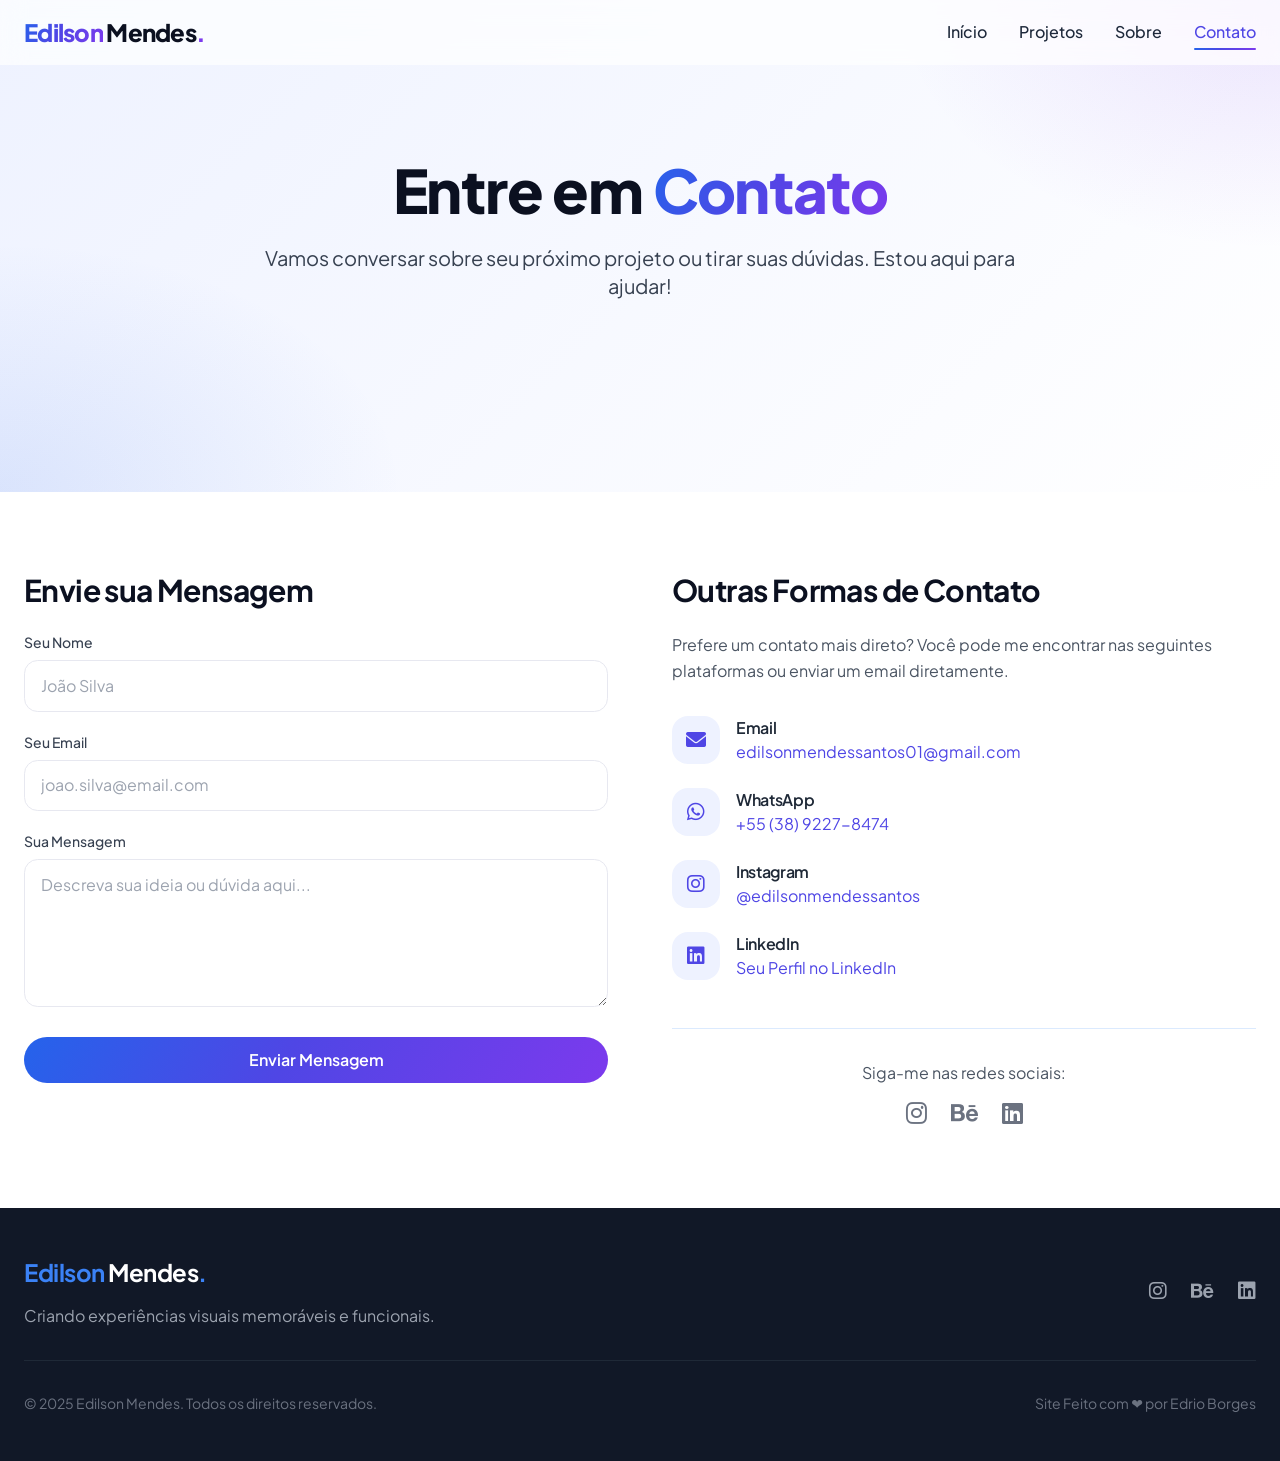
<file: routes/contato.html>
<!DOCTYPE html>
<html lang="pt-br">
<head>
    <meta charset="UTF-8">
    <meta name="viewport" content="width=device-width, initial-scale=1.0">
    <title>Contato | Edilson Mendes</title>
    <meta name="description" content="Entre em contato com Edilson Mendes para orçamentos e novos projetos de design.">
    <meta name="theme-color" content="#4f46e5">
    <script>document.documentElement.className += ' js';</script>
    <link rel="preconnect" href="https://fonts.googleapis.com">
    <link rel="preconnect" href="https://fonts.gstatic.com" crossorigin>
    <link rel="preconnect" href="https://englishhub897785602.imgix.net">
    <link href="https://fonts.googleapis.com/css2?family=Plus+Jakarta+Sans:wght@400..800&display=swap" rel="stylesheet">
    <!-- Tailwind só com as classes usadas no site (gerado com PurgeCSS a partir do Tailwind 2.2.19) -->
    <link href="../assets/css/tailwind.min.css" rel="stylesheet">
    <link href="../assets/css/site.css" rel="stylesheet">
    <!-- Ícones carregam sem bloquear a renderização -->
    <link href="https://cdnjs.cloudflare.com/ajax/libs/font-awesome/6.0.0-beta3/css/all.min.css" rel="stylesheet" media="print" onload="this.media='all'">
    <noscript><link href="https://cdnjs.cloudflare.com/ajax/libs/font-awesome/6.0.0-beta3/css/all.min.css" rel="stylesheet"></noscript>
    <style>
        .form-input {
            background-color: #fff;
            border: 1px solid var(--line);
            color: var(--ink-2);
            border-radius: .85rem !important;
            padding: .8rem 1rem !important;
            transition: border-color .2s ease, box-shadow .2s ease;
        }
        .form-input:focus {
            border-color: var(--brand);
            box-shadow: 0 0 0 4px rgba(79, 70, 229, .15);
            outline: none;
        }

        #success-message {
            display: none;
        }
        #success-message.visible {
            display: block;
            animation: fade-up .5s var(--ease-out) both;
        }
        .contact-icon {
            display: inline-block;
            transition: transform .25s var(--ease-out), color .2s ease;
        }
        @media (hover: hover) {
            .contact-icon:hover { transform: translate3d(0, -3px, 0); color: var(--brand); }
        }
    </style>
</head>
<body>


    <div class="scroll-progress" aria-hidden="true"></div>

    <nav id="navbar" class="fixed w-full py-4 z-50">
        <div class="container mx-auto px-6 flex justify-between items-center">
            <a href="../index.html" class="brand-logo text-2xl">
                <span class="text-gradient">Edilson</span> Mendes<span class="dot">.</span>
            </a>
            <div class="hidden md:flex space-x-8">
                <a href="../index.html" class="nav-link">Início</a>
                <a href="projetos.html" class="nav-link">Projetos</a>
                <a href="sobre.html" class="nav-link">Sobre</a>
                <a href="contato.html" class="nav-link active" aria-current="page">Contato</a>
            </div>
            <div class="md:hidden">
                <button id="menu-toggle" class="menu-toggle" type="button" aria-label="Abrir menu" aria-expanded="false" aria-controls="mobile-menu">
                    <svg class="i-open" viewBox="0 0 24 24" fill="none" stroke="currentColor" stroke-width="2" stroke-linecap="round" aria-hidden="true"><path d="M4 7h16M4 12h16M4 17h10"/></svg>
                    <svg class="i-close" viewBox="0 0 24 24" fill="none" stroke="currentColor" stroke-width="2" stroke-linecap="round" aria-hidden="true"><path d="M6 6l12 12M18 6L6 18"/></svg>
                </button>
            </div>
        </div>

        <div id="mobile-menu" class="hidden md:hidden bg-white absolute w-full left-0 py-3 px-6 shadow-lg">
            <div class="flex flex-col">
                <a href="../index.html">Início</a>
                <a href="projetos.html">Projetos</a>
                <a href="sobre.html">Sobre</a>
                <a href="contato.html" class="active" aria-current="page">Contato</a>
            </div>
        </div>
    </nav>

    <header class="page-header py-32 md:py-40 relative">
        <div class="container mx-auto px-6 relative z-10">
            <div class="max-w-3xl mx-auto text-center">
                <h1 class="text-4xl md:text-5xl lg:text-6xl font-extrabold mb-6 animate-on-scroll">Entre em <span class="text-gradient">Contato</span></h1>
                <p class="text-lg md:text-xl text-gray-700 mb-8 animate-on-scroll" style="transition-delay: 0.2s;">
                    Vamos conversar sobre seu próximo projeto ou tirar suas dúvidas. Estou aqui para ajudar!
                </p>
            </div>
        </div>
    </header>

    <section class="py-20 bg-white">
        <div class="container mx-auto px-6">
            <div class="flex flex-col lg:flex-row gap-12 lg:gap-16">

                <div class="lg:w-1/2 animate-on-scroll" style="transition-delay: 0.4s;">
                    <h2 class="text-3xl font-bold mb-6">Envie sua Mensagem</h2>
                    <form id="contact-form" action="https://formsubmit.co/edilsonmendessantos01@gmail.com" method="POST">

                        <input type="text" name="_honey" style="display:none">

                        <input type="hidden" name="_captcha" value="false">

                        <input type="hidden" name="_next" value="https://edilson-mendes.netlify.app/routes/contato.html#success">

                        <div class="mb-5">
                            <label for="name" class="block mb-2 text-sm font-medium text-gray-700">Seu Nome</label>
                            <input type="text" id="name" name="name" class="form-input w-full px-4 py-2 rounded-lg text-base" placeholder="João Silva" required>
                        </div>
                        <div class="mb-5">
                            <label for="email" class="block mb-2 text-sm font-medium text-gray-700">Seu Email</label>
                            <input type="email" id="email" name="email" class="form-input w-full px-4 py-2 rounded-lg text-base" placeholder="joao.silva@email.com" required>
                        </div>
                         <div class="mb-6">
                            <label for="message" class="block mb-2 text-sm font-medium text-gray-700">Sua Mensagem</label>
                            <textarea id="message" name="message" rows="5" class="form-input w-full px-4 py-2 rounded-lg text-base" placeholder="Descreva sua ideia ou dúvida aqui..." required></textarea>
                        </div>
                        <button type="submit" class="btn btn-primary w-full">
                            Enviar Mensagem
                        </button>
                    </form>
                    <div id="success-message" class="mt-6 p-4 bg-green-100 border border-green-300 text-green-800 rounded-lg text-center">
                        <i class="fas fa-check-circle mr-2"></i> Sua mensagem foi enviada com sucesso! Entrarei em contato em breve.
                    </div>
                </div>

                <div class="lg:w-1/2 animate-on-scroll" style="transition-delay: 0.6s;">
                    <h2 class="text-3xl font-bold mb-6">Outras Formas de Contato</h2>
                    <p class="text-gray-600 mb-8 leading-relaxed">
                        Prefere um contato mais direto? Você pode me encontrar nas seguintes plataformas ou enviar um email diretamente.
                    </p>

                    <div class="space-y-6">
                        <div class="flex items-center group">
                            <div class="w-12 h-12 bg-indigo-50 rounded-2xl flex items-center justify-center mr-4 flex-none">
                                <i class="fas fa-envelope text-xl text-indigo-600"></i>
                            </div>
                            <div>
                                <h4 class="font-semibold text-gray-800">Email</h4>
                                <a href="mailto:edilsonmendessantos01@gmail.com" class="text-indigo-600 hover:text-indigo-800 transition duration-300 break-all">edilsonmendessantos01@gmail.com</a>
                            </div>
                        </div>

                         <div class="flex items-center group">
                             <div class="w-12 h-12 bg-indigo-50 rounded-2xl flex items-center justify-center mr-4 flex-none">
                                <i class="fab fa-whatsapp text-xl text-indigo-600"></i>
                            </div>
                            <div>
                                <h4 class="font-semibold text-gray-800">WhatsApp</h4>
                                <a href="https://wa.me/553892278474" target="_blank" rel="noopener noreferrer" class="text-indigo-600 hover:text-indigo-800 transition duration-300 break-all">
                                    +55 (38) 9227-8474 
                                </a>
                            </div>
                        </div>

                        
                        <div class="flex items-center group">
                             <div class="w-12 h-12 bg-indigo-50 rounded-2xl flex items-center justify-center mr-4 flex-none">
                                <i class="fab fa-instagram text-xl text-indigo-600"></i>
                            </div>
                            <div>
                                <h4 class="font-semibold text-gray-800">Instagram</h4>
                                <a href="https://www.instagram.com/edilsonmendessantos/" target="_blank" rel="noopener noreferrer" class="text-indigo-600 hover:text-indigo-800 transition duration-300 break-all">
                                    @edilsonmendessantos
                                </a>
                            </div>
                        </div>

                        
                         <div class="flex items-center group">
                             <div class="w-12 h-12 bg-indigo-50 rounded-2xl flex items-center justify-center mr-4 flex-none">
                                <i class="fab fa-linkedin text-xl text-indigo-600"></i>
                            </div>
                            <div>
                                <h4 class="font-semibold text-gray-800">LinkedIn</h4>
                                <a href="#" target="_blank" rel="noopener noreferrer" class="text-indigo-600 hover:text-indigo-800 transition duration-300 break-all">
                                    Seu Perfil no LinkedIn 
                                </a>
                            </div>
                        </div>
                    </div>

                     <div class="mt-12 pt-8 border-t border-blue-100 text-center">
                         <p class="text-gray-600 mb-4">Siga-me nas redes sociais:</p>
                        <div class="flex justify-center space-x-6">
                             <a href="https://www.instagram.com/edilsonmendessantos/" target="_blank" rel="noopener noreferrer" class="text-gray-500 hover:text-blue-600 transition contact-icon">
                                <i class="fab fa-instagram text-2xl"></i>
                            </a>
                            <a href="#" target="_blank" rel="noopener noreferrer" class="text-gray-500 hover:text-blue-600 transition contact-icon">
                                <i class="fab fa-behance text-2xl"></i>
                            </a>
                            <a href="#" target="_blank" rel="noopener noreferrer" class="text-gray-500 hover:text-blue-600 transition contact-icon">
                                <i class="fab fa-linkedin text-2xl"></i> 
                             </a>
                        </div>
                    </div>
                </div>
            </div>
        </div>
    </section>

    <footer class="bg-gray-900 text-white py-12">
        <div class="container mx-auto px-6">
            <div class="flex flex-col md:flex-row justify-between items-center">
                 <div class="mb-8 md:mb-0">
                    <h3 class="text-2xl font-bold mb-4 text-blue-400">
                        <span class="text-blue-500">Edilson</span> Mendes<span class="text-blue-500">.</span>
                    </h3>
                    <p class="text-gray-400 max-w-md">
                        Criando experiências visuais memoráveis e funcionais.
                    </p>
                </div>

                <div class="flex space-x-6">
                     <a href="https://www.instagram.com/edilsonmendessantos/" target="_blank" rel="noopener noreferrer" class="text-gray-400 hover:text-blue-400 transition">
                        <i class="fab fa-instagram text-xl"></i>
                    </a>
                    <a href="#" class="text-gray-400 hover:text-blue-400 transition">
                        <i class="fab fa-behance text-xl"></i>
                    </a>
                     <a href="#" class="text-gray-400 hover:text-blue-400 transition">
                        <i class="fab fa-linkedin text-xl"></i>
                    </a>
                </div>
            </div>

            <hr class="border-gray-800 my-8">

            <div class="flex flex-col md:flex-row justify-between items-center">
                <p class="text-gray-500 text-sm mb-4 md:mb-0">
                    &copy; 2025 Edilson Mendes. Todos os direitos reservados.
                </p>

                <div class="flex space-x-6 text-sm text-gray-500">
                     <a href="https://www.instagram.com/edrioborges/" target="_blank" rel="noopener noreferrer" class="hover:text-gray-300 transition">Site Feito com ❤ por Edrio Borges</a>
                </div>
            </div>
        </div>
    </footer>

    <script src="../assets/js/site.js" defer></script>
    <script>
        // Volta do FormSubmit com #success: mostra a mensagem de confirmação
        if (window.location.hash === '#success') {
            document.getElementById('success-message').classList.add('visible');
            if (history.replaceState) history.replaceState(null, document.title, window.location.pathname + window.location.search);
        }
    </script>
</body>
</html>
</file>
<file: assets/css/site.css>
/* ==========================================================================
   Edilson Mendes — tema compartilhado
   Regras de performance:
   - Animações usam só transform/opacity (rodam na GPU, sem recalcular layout).
   - Nada de filter: blur() animado; fundos decorativos são radial-gradient.
   - backdrop-filter só em telas grandes com mouse (celulares antigos sofrem).
   - prefers-reduced-motion desliga tudo que se move.
   ========================================================================== */

:root {
    --ink: #0b1020;
    --ink-2: #1e293b;
    --muted: #64748b;
    --bg: #f7f7fb;
    --surface: #ffffff;
    --line: #e7e8f0;
    --brand: #4f46e5;
    --brand-2: #7c3aed;
    --brand-3: #2563eb;
    --brand-soft: #eef2ff;
    --grad: linear-gradient(120deg, var(--brand-3) 0%, var(--brand) 45%, var(--brand-2) 100%);
    --radius: 1.25rem;
    --shadow-sm: 0 1px 2px rgba(15, 23, 42, .06), 0 1px 3px rgba(15, 23, 42, .08);
    --shadow-md: 0 10px 30px -12px rgba(30, 27, 75, .25);
    --shadow-lg: 0 30px 60px -20px rgba(30, 27, 75, .35);
    --ease-out: cubic-bezier(.22, 1, .36, 1);
    --nav-h: 72px;
}

html {
    scroll-behavior: smooth;
    -webkit-text-size-adjust: 100%;
    -webkit-tap-highlight-color: transparent;
}

body {
    font-family: 'Plus Jakarta Sans', system-ui, -apple-system, 'Segoe UI', Roboto, sans-serif;
    background-color: var(--bg);
    color: var(--ink-2);
    -webkit-font-smoothing: antialiased;
    -moz-osx-font-smoothing: grayscale;
    text-rendering: optimizeLegibility;
}

h1, h2, h3, h4 {
    color: var(--ink);
    letter-spacing: -0.02em;
}

/* Títulos dentro de blocos escuros mantêm a cor clara do Tailwind */
.text-white h1, .text-white h2, .text-white h3, .text-white h4,
footer h3 { color: inherit; }

::selection {
    background: rgba(79, 70, 229, .18);
    color: var(--ink);
}

:focus-visible {
    outline: 2px solid var(--brand);
    outline-offset: 3px;
    border-radius: 6px;
}

.text-gradient {
    background: var(--grad);
    -webkit-background-clip: text;
    background-clip: text;
    -webkit-text-fill-color: transparent;
    color: var(--brand);
}

/* Barra de progresso da rolagem — CSS puro (scroll-driven animations).
   Onde o navegador não suporta, simplesmente não aparece. */
.scroll-progress { display: none; }
@supports (animation-timeline: scroll()) {
    .scroll-progress {
        display: block;
        position: fixed;
        inset: 0 0 auto 0;
        height: 3px;
        z-index: 60;
        background: var(--grad);
        transform-origin: 0 50%;
        transform: scaleX(0);
        animation: scroll-progress linear both;
        animation-timeline: scroll(root);
    }
    @keyframes scroll-progress { to { transform: scaleX(1); } }
}

/* ---------------------------------------------------------------- Navbar */
#navbar {
    background-color: rgba(255, 255, 255, .92);
    border-bottom: 1px solid transparent;
    transition: padding .3s var(--ease-out), background-color .3s ease, border-color .3s ease, box-shadow .3s ease;
}

/* Blur de vidro só onde a GPU aguenta (desktop com mouse) */
@media (min-width: 768px) and (hover: hover) {
    @supports ((-webkit-backdrop-filter: blur(1px)) or (backdrop-filter: blur(1px))) {
        #navbar {
            background-color: rgba(255, 255, 255, .7);
            -webkit-backdrop-filter: saturate(180%) blur(12px);
            backdrop-filter: saturate(180%) blur(12px);
        }
        #navbar.shrink { background-color: rgba(255, 255, 255, .78) !important; }
    }
}

/* Celulares: sem blur (custa caro ao rolar), fundo quase sólido */
@media (max-width: 767px), (hover: none) {
    #navbar { -webkit-backdrop-filter: none !important; backdrop-filter: none !important; }
}

#navbar.shrink {
    padding-top: .6rem !important;
    padding-bottom: .6rem !important;
    background-color: rgba(255, 255, 255, .96) !important;
    border-color: var(--line);
    box-shadow: 0 8px 30px -18px rgba(15, 23, 42, .35);
}

.brand-logo {
    font-weight: 800;
    letter-spacing: -0.03em;
    color: var(--ink);
}
.brand-logo .dot { color: var(--brand-2); }

.nav-link {
    position: relative;
    color: var(--ink-2);
    font-weight: 500;
    transition: color .2s ease;
}
.nav-link:hover, .nav-link.active { color: var(--brand); }
.nav-link::after {
    content: '';
    position: absolute;
    left: 0;
    right: 0;
    bottom: -6px;
    height: 2px;
    border-radius: 2px;
    background: var(--grad);
    transform: scaleX(0);
    transform-origin: right;
    transition: transform .35s var(--ease-out);
}
.nav-link:hover::after, .nav-link.active::after {
    transform: scaleX(1);
    transform-origin: left;
}

.menu-toggle {
    width: 44px;
    height: 44px;
    display: inline-flex;
    align-items: center;
    justify-content: center;
    border-radius: 12px;
    color: var(--ink);
}
.menu-toggle:active { background: var(--brand-soft); }
.menu-toggle svg { width: 26px; height: 26px; }
.menu-toggle .i-close,
.menu-toggle[aria-expanded=true] .i-open { display: none; }
.menu-toggle[aria-expanded=true] .i-close { display: block; }

#mobile-menu {
    border-top: 1px solid var(--line);
    transform-origin: top;
}
#mobile-menu:not(.hidden) { animation: menu-in .28s var(--ease-out); }
#mobile-menu a {
    display: block;
    padding: .55rem 0;
    font-weight: 600;
    color: var(--ink-2);
}
#mobile-menu a.active { color: var(--brand); }
@keyframes menu-in {
    from { opacity: 0; transform: translate3d(0, -8px, 0); }
    to   { opacity: 1; transform: none; }
}

/* --------------------------------------------------------------- Botões */
.btn {
    position: relative;
    display: inline-flex;
    align-items: center;
    justify-content: center;
    gap: .5rem;
    padding: .85rem 1.75rem;
    border-radius: 9999px;
    font-weight: 600;
    line-height: 1.2;
    transition: transform .25s var(--ease-out), background-color .2s ease, color .2s ease, border-color .2s ease;
    -webkit-user-select: none;
    user-select: none;
}
.btn:active { transform: scale(.97); }

.btn-primary,
.btn-grad {
    color: #fff;
    background: var(--grad);
    background-color: var(--brand);
    isolation: isolate;
}
/* Sombra num pseudo-elemento: animar opacity é barato, animar box-shadow não */
.btn-primary::after,
.btn-grad::after {
    content: '';
    position: absolute;
    inset: 0;
    z-index: -1;
    border-radius: inherit;
    box-shadow: 0 14px 30px -10px rgba(79, 70, 229, .6);
    opacity: 0;
    transition: opacity .25s ease;
}
@media (hover: hover) {
    .btn-primary:hover, .btn-grad:hover { transform: translate3d(0, -2px, 0); }
    .btn-primary:hover::after, .btn-grad:hover::after { opacity: 1; }
}

.btn-ghost {
    color: var(--brand);
    border: 2px solid rgba(79, 70, 229, .25);
    background: rgba(255, 255, 255, .6);
}
@media (hover: hover) {
    .btn-ghost:hover { border-color: var(--brand); background: var(--brand-soft); transform: translate3d(0, -2px, 0); }
}

.btn-light {
    color: var(--brand);
    background: #fff;
}
@media (hover: hover) {
    .btn-light:hover { transform: translate3d(0, -2px, 0); }
}

/* ------------------------------------------------------ Títulos de seção */
.section-eyebrow {
    display: inline-flex;
    align-items: center;
    gap: .5rem;
    padding: .35rem .85rem;
    border-radius: 9999px;
    background: var(--brand-soft);
    color: var(--brand);
    font-size: .8rem;
    font-weight: 600;
    letter-spacing: .02em;
}

.title-bar {
    width: 64px;
    height: 4px;
    border-radius: 4px;
    background: var(--grad);
}

/* ------------------------------------------------------------------ Hero */
.hero {
    background:
        radial-gradient(40rem 28rem at 100% 100%, rgba(124, 58, 237, .14), transparent 60%),
        radial-gradient(36rem 26rem at 0% 0%, rgba(37, 99, 235, .12), transparent 60%),
        linear-gradient(180deg, #ffffff 0%, #f3f4ff 100%);
}

.hero-text > span {
    display: inline-block;
    opacity: 0;
    transform: translate3d(0, 18px, 0);
    animation: fade-up .8s var(--ease-out) forwards;
}

@keyframes fade-up {
    to { opacity: 1; transform: none; }
}

.available-badge {
    display: inline-flex;
    align-items: center;
    gap: .55rem;
    padding: .4rem .9rem .4rem .7rem;
    border-radius: 9999px;
    background: #fff;
    border: 1px solid var(--line);
    box-shadow: var(--shadow-sm);
    font-size: .85rem;
    font-weight: 600;
    color: var(--ink-2);
}
.available-badge .pulse {
    position: relative;
    width: 8px;
    height: 8px;
    border-radius: 50%;
    background: #22c55e;
}
.available-badge .pulse::after {
    content: '';
    position: absolute;
    inset: 0;
    border-radius: 50%;
    background: #22c55e;
    animation: ping 2s var(--ease-out) infinite;
}
@keyframes ping {
    from { transform: scale(1); opacity: .7; }
    to   { transform: scale(3); opacity: 0; }
}

.avatar-ring {
    position: relative;
    border-radius: 9999px;
    padding: 6px;
    background: var(--grad);
    box-shadow: var(--shadow-lg);
}
.avatar-ring img {
    border-radius: 9999px;
    border: 6px solid #fff;
    background: #fff;
}

.typed-cursor {
    display: inline-block;
    width: 2px;
    height: 1.1em;
    margin-left: 4px;
    vertical-align: -0.15em;
    background-color: var(--brand);
    animation: blink 1s steps(1) infinite;
}
@keyframes blink { 50% { opacity: 0; } }

/* ---------------------------------------------------------- Page header */
.page-header {
    position: relative;
    overflow: hidden;
    background:
        radial-gradient(42rem 26rem at 0% 100%, rgba(37, 99, 235, .12), transparent 60%),
        radial-gradient(40rem 26rem at 100% 0%, rgba(124, 58, 237, .12), transparent 60%),
        linear-gradient(135deg, #eef2ff 0%, #ffffff 100%);
}
.page-header h1 { color: var(--ink); }

/* -------------------------------------------------------- Reveal on scroll
   Só esconde o conteúdo quando o JS está ativo (classe .js no <html>),
   assim ninguém fica com a página em branco se o script falhar. */
.js .animate-on-scroll {
    opacity: 0;
    transform: translate3d(0, 24px, 0);
    transition: opacity .7s var(--ease-out), transform .7s var(--ease-out);
    transition-delay: var(--d, 0s);
}
.js .animate-on-scroll.visible {
    opacity: 1;
    transform: none;
}

/* ------------------------------------------------------------- Cards */
.project-card {
    position: relative;
    overflow: hidden;
    border-radius: var(--radius);
    background: var(--surface);
    box-shadow: var(--shadow-md);
    transform: translateZ(0); /* recorta o zoom da imagem no Safari antigo */
    transition: transform .45s var(--ease-out);
}
.project-card img { transition: transform .7s var(--ease-out); }
.project-overlay {
    position: absolute;
    left: 0;
    right: 0;
    bottom: 0;
    padding: 1.25rem;
    color: #fff;
    background: linear-gradient(to top, rgba(11, 16, 32, .92) 0%, rgba(11, 16, 32, .55) 60%, transparent 100%);
    transform: translate3d(0, 100%, 0);
    transition: transform .45s var(--ease-out);
}
@media (hover: hover) {
    .project-card:hover { transform: translate3d(0, -8px, 0); }
    .project-card:hover img { transform: scale(1.05); }
    .project-card:hover .project-overlay,
    .project-card:focus-within .project-overlay { transform: none; }
}
/* Celular não tem hover: a legenda fica sempre visível (antes ficava escondida) */
@media (hover: none) {
    .project-overlay { transform: none !important; }
}

.card-soft {
    background: var(--surface);
    border: 1px solid var(--line);
    border-radius: var(--radius);
    box-shadow: var(--shadow-sm);
    transition: transform .35s var(--ease-out);
}
@media (hover: hover) {
    .card-soft:hover { transform: translate3d(0, -4px, 0); }
}

.initials {
    width: 48px;
    height: 48px;
    flex: none;
    display: inline-flex;
    align-items: center;
    justify-content: center;
    border-radius: 9999px;
    background: var(--grad);
    color: #fff;
    font-weight: 700;
}

/* ------------------------------------------------------------ Skills */
.skill-bar {
    position: relative;
    height: 8px;
    border-radius: 9999px;
    background-color: #e5e7f2;
    overflow: hidden;
}
/* scaleX em vez de width: não recalcula layout a cada frame */
.skill-progress {
    position: absolute;
    inset: 0;
    border-radius: inherit;
    background: var(--grad);
    transform-origin: 0 50%;
    transform: scaleX(0);
    transition: transform 1.4s var(--ease-out);
}

/* ------------------------------------------------------------ Footer */
footer a { transition: color .2s ease; }

/* ==========================================================================
   Player de vídeo
   ========================================================================== */
.vp {
    --vp-accent: #8b5cf6;
    position: relative;
    overflow: hidden;
    border-radius: var(--radius);
    background: #000;
    box-shadow: var(--shadow-lg);
    color: #fff;
    line-height: 1;
    isolation: isolate;
    -webkit-user-select: none;
    user-select: none;
    touch-action: manipulation;
}
.vp:focus { outline: none; }
.vp:focus-visible { outline: 3px solid var(--vp-accent); outline-offset: 3px; }

.vp video {
    display: block;
    width: 100%;
    height: auto;
    max-height: 80vh;
    margin: 0 auto;
    background: #000;
    object-fit: contain;
}
.vp.is-fullscreen { border-radius: 0; display: flex; align-items: center; justify-content: center; }
.vp.is-fullscreen video { max-height: 100vh; height: 100%; }

.vp button {
    display: inline-flex;
    align-items: center;
    justify-content: center;
    color: inherit;
    background: none;
    border: 0;
    padding: 0;
    cursor: pointer;
}
.vp svg { width: 22px; height: 22px; fill: currentColor; pointer-events: none; }

/* Escurecimento + botão central */
.vp-shade {
    position: absolute;
    inset: 0;
    z-index: 1;
    background: linear-gradient(to top, rgba(0, 0, 0, .65) 0%, rgba(0, 0, 0, 0) 38%),
                linear-gradient(to bottom, rgba(0, 0, 0, .35) 0%, rgba(0, 0, 0, 0) 22%);
    opacity: 1;
    transition: opacity .3s ease;
    pointer-events: none;
}

.vp-big {
    position: absolute;
    top: 50%;
    left: 50%;
    z-index: 3;
    width: 76px;
    height: 76px;
    margin: -38px 0 0 -38px;
    border-radius: 9999px;
    background: rgba(255, 255, 255, .16) !important;
    border: 1px solid rgba(255, 255, 255, .35) !important;
    box-shadow: 0 10px 40px rgba(0, 0, 0, .35);
    transition: transform .3s var(--ease-out), opacity .25s ease;
}
.vp-big::before {
    content: '';
    position: absolute;
    inset: 6px;
    border-radius: inherit;
    background: var(--grad);
    z-index: -1;
}
.vp-big svg { width: 30px; height: 30px; margin-left: 4px; }
@media (hover: hover) { .vp-big:hover { transform: scale(1.08); } }
.vp.is-playing .vp-big,
.vp.is-waiting .vp-big { opacity: 0; transform: scale(.8); pointer-events: none; }

/* Carregando */
.vp-spinner {
    position: absolute;
    top: 50%;
    left: 50%;
    z-index: 3;
    width: 48px;
    height: 48px;
    margin: -24px 0 0 -24px;
    border-radius: 50%;
    border: 3px solid rgba(255, 255, 255, .25);
    border-top-color: #fff;
    opacity: 0;
    pointer-events: none;
    transition: opacity .2s ease;
}
.vp.is-waiting .vp-spinner { opacity: 1; animation: vp-spin .8s linear infinite; }
@keyframes vp-spin { to { transform: rotate(360deg); } }

/* Indicador de toque duplo (±10s) */
.vp-seek-hint {
    position: absolute;
    top: 0;
    bottom: 0;
    z-index: 2;
    width: 38%;
    display: flex;
    flex-direction: column;
    align-items: center;
    justify-content: center;
    gap: .4rem;
    font-size: .8rem;
    font-weight: 600;
    background: rgba(255, 255, 255, .12);
    opacity: 0;
    pointer-events: none;
    transition: opacity .35s ease;
}
.vp-seek-hint.left  { left: 0;  border-radius: 0 50% 50% 0 / 0 50% 50% 0; }
.vp-seek-hint.right { right: 0; border-radius: 50% 0 0 50% / 50% 0 0 50%; }
.vp-seek-hint.show { opacity: 1; transition-duration: .05s; }
.vp-seek-hint svg { width: 28px; height: 28px; }

/* Aviso rápido (volume, velocidade...) */
.vp-toast {
    position: absolute;
    top: 14px;
    left: 50%;
    z-index: 4;
    padding: .45rem .8rem;
    border-radius: 9999px;
    background: rgba(0, 0, 0, .6);
    font-size: .8rem;
    font-weight: 600;
    transform: translate3d(-50%, -8px, 0);
    opacity: 0;
    pointer-events: none;
    transition: opacity .2s ease, transform .2s ease;
}
.vp-toast.show { opacity: 1; transform: translate3d(-50%, 0, 0); }

/* Barra de controles */
.vp-bar {
    position: absolute;
    left: 0;
    right: 0;
    bottom: 0;
    z-index: 4;
    padding: 0 .75rem .6rem;
    transition: opacity .3s ease, transform .3s var(--ease-out);
}
.vp.is-idle { cursor: none; }
.vp.is-idle .vp-bar { opacity: 0; transform: translate3d(0, 10px, 0); pointer-events: none; }
.vp.is-idle .vp-shade { opacity: 0; }

.vp-row {
    display: flex;
    align-items: center;
    gap: .25rem;
}
.vp-btn {
    width: 40px;
    height: 40px;
    border-radius: 10px;
    flex: none;
    transition: background-color .15s ease, transform .15s ease;
}
.vp-btn:active { transform: scale(.92); }
@media (hover: hover) { .vp-btn:hover { background: rgba(255, 255, 255, .14); } }
.vp-btn[hidden] { display: none; }

.vp-time {
    margin: 0 .35rem;
    font-size: .8rem;
    font-weight: 500;
    font-variant-numeric: tabular-nums;
    white-space: nowrap;
    opacity: .92;
}
.vp-spacer { flex: 1; }

/* Linha do tempo */
.vp-progress {
    position: relative;
    height: 22px;
    display: flex;
    align-items: center;
    cursor: pointer;
    touch-action: none;
}
.vp-track {
    position: relative;
    width: 100%;
    height: 4px;
    border-radius: 9999px;
    background: rgba(255, 255, 255, .25);
    overflow: hidden;
    transition: height .15s ease;
}
.vp-progress:hover .vp-track,
.vp.is-scrubbing .vp-track { height: 6px; }
.vp-buffer,
.vp-played {
    position: absolute;
    inset: 0;
    transform-origin: 0 50%;
    transform: scaleX(0);
}
.vp-buffer { background: rgba(255, 255, 255, .35); }
.vp-played { background: var(--grad); }
.vp-thumb {
    position: absolute;
    top: 50%;
    left: 0;
    width: 14px;
    height: 14px;
    margin: -7px 0 0 -7px;
    border-radius: 50%;
    background: #fff;
    box-shadow: 0 0 0 4px rgba(139, 92, 246, .35);
    transform: scale(0);
    transition: transform .15s ease;
    will-change: left;
}
.vp-progress:hover .vp-thumb,
.vp-progress:focus-visible .vp-thumb,
.vp.is-scrubbing .vp-thumb { transform: scale(1); }
@media (hover: none) { .vp-thumb { transform: scale(.85); } }
.vp-progress:focus-visible { outline: none; }
.vp-progress:focus-visible .vp-track { box-shadow: 0 0 0 2px #fff; }

.vp-tip {
    position: absolute;
    bottom: 26px;
    left: 0;
    padding: .3rem .5rem;
    border-radius: 6px;
    background: rgba(0, 0, 0, .75);
    font-size: .75rem;
    font-weight: 600;
    font-variant-numeric: tabular-nums;
    transform: translateX(-50%);
    opacity: 0;
    pointer-events: none;
    transition: opacity .15s ease;
}
.vp-progress:hover .vp-tip,
.vp.is-scrubbing .vp-tip { opacity: 1; }

/* Volume: slider só em dispositivos com mouse (iOS ignora volume via JS) */
.vp-volume {
    display: flex;
    align-items: center;
}
.vp-volume input {
    width: 0;
    opacity: 0;
    transition: width .25s var(--ease-out), opacity .2s ease;
}
@media (hover: hover) {
    .vp-volume:hover input,
    .vp-volume:focus-within input { width: 72px; opacity: 1; margin-right: .35rem; }
}
@media (hover: none) { .vp-volume input { display: none; } }

.vp input[type=range] {
    -webkit-appearance: none;
    appearance: none;
    height: 4px;
    border-radius: 9999px;
    background: linear-gradient(to right, #fff var(--v, 100%), rgba(255, 255, 255, .3) var(--v, 100%));
    cursor: pointer;
}
.vp input[type=range]::-webkit-slider-thumb {
    -webkit-appearance: none;
    width: 12px;
    height: 12px;
    border-radius: 50%;
    background: #fff;
}
.vp input[type=range]::-moz-range-thumb {
    width: 12px;
    height: 12px;
    border: 0;
    border-radius: 50%;
    background: #fff;
}

/* Menu de velocidade */
.vp-speed { position: relative; }
.vp-speed-btn {
    width: auto;
    min-width: 44px;
    padding: 0 .5rem;
    font-size: .8rem;
    font-weight: 700;
}
.vp-menu {
    position: absolute;
    right: 0;
    bottom: 48px;
    min-width: 128px;
    padding: .35rem;
    border-radius: 12px;
    background: rgba(17, 17, 27, .92);
    box-shadow: 0 20px 40px rgba(0, 0, 0, .45);
    transform-origin: bottom right;
    animation: vp-menu-in .18s var(--ease-out);
}
.vp-menu[hidden] { display: none; }
.vp-menu-title {
    padding: .45rem .65rem .35rem;
    font-size: .7rem;
    font-weight: 700;
    letter-spacing: .08em;
    text-transform: uppercase;
    opacity: .6;
}
.vp-menu button {
    width: 100%;
    justify-content: space-between !important;
    padding: .55rem .65rem !important;
    border-radius: 8px;
    font-size: .85rem;
    font-weight: 500;
}
.vp-menu button[aria-checked=true] { color: #c4b5fd; font-weight: 700; }
.vp-menu button[aria-checked=true]::after { content: '✓'; }
@media (hover: hover) { .vp-menu button:hover { background: rgba(255, 255, 255, .1); } }
@keyframes vp-menu-in {
    from { opacity: 0; transform: scale(.94) translate3d(0, 6px, 0); }
    to   { opacity: 1; transform: none; }
}

/* Telas pequenas: esconde o que é menos importante */
@media (max-width: 420px) {
    .vp-bar { padding: 0 .4rem .35rem; }
    .vp-btn { width: 36px; height: 36px; }
    .vp-skip { display: none !important; }
    .vp-time { font-size: .72rem; margin: 0 .2rem; }
}

/* ==========================================================================
   Acessibilidade / celulares fracos
   ========================================================================== */
@media (prefers-reduced-motion: reduce) {
    html { scroll-behavior: auto; }
    *, *::before, *::after {
        animation-duration: .01ms !important;
        animation-iteration-count: 1 !important;
        transition-duration: .01ms !important;
        transition-delay: 0s !important;
    }
    .js .animate-on-scroll { opacity: 1; transform: none; }
    .hero-text > span { opacity: 1; transform: none; }
    .scroll-progress { display: none; }
}
</file>
